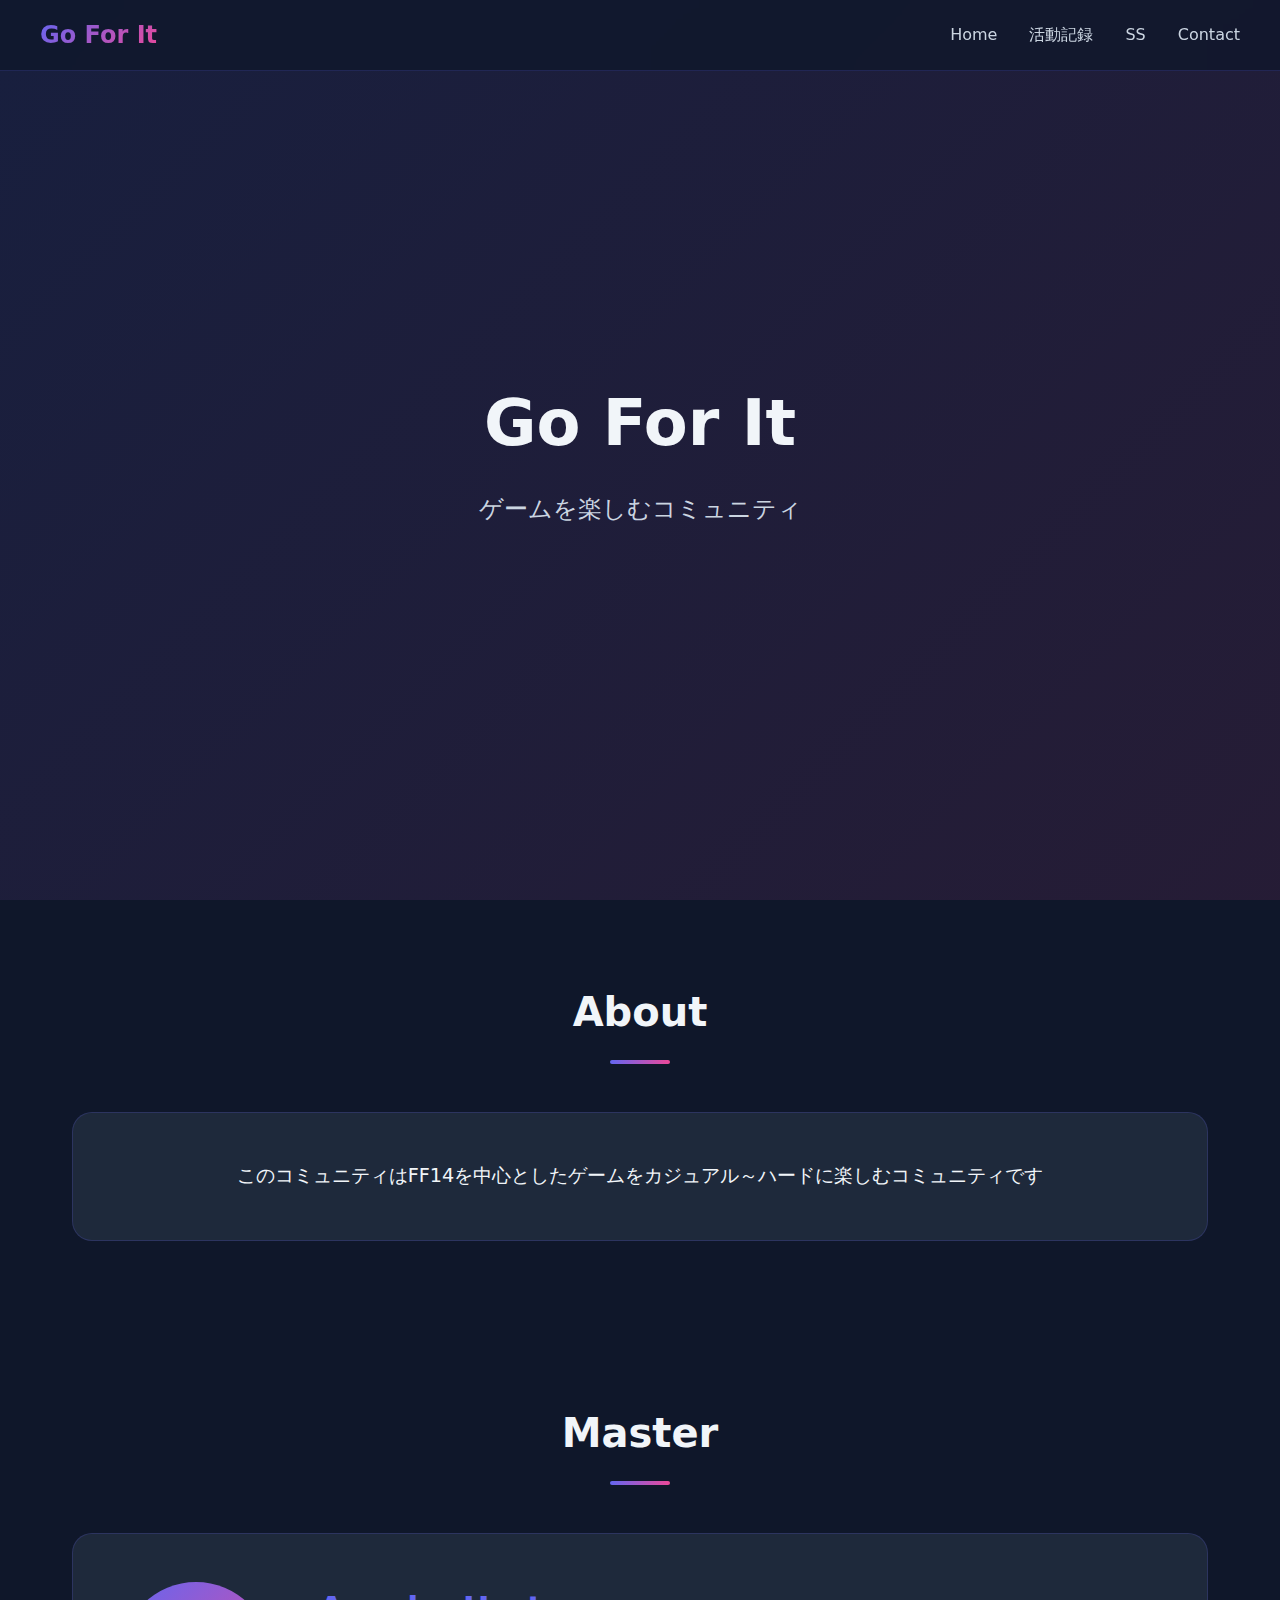
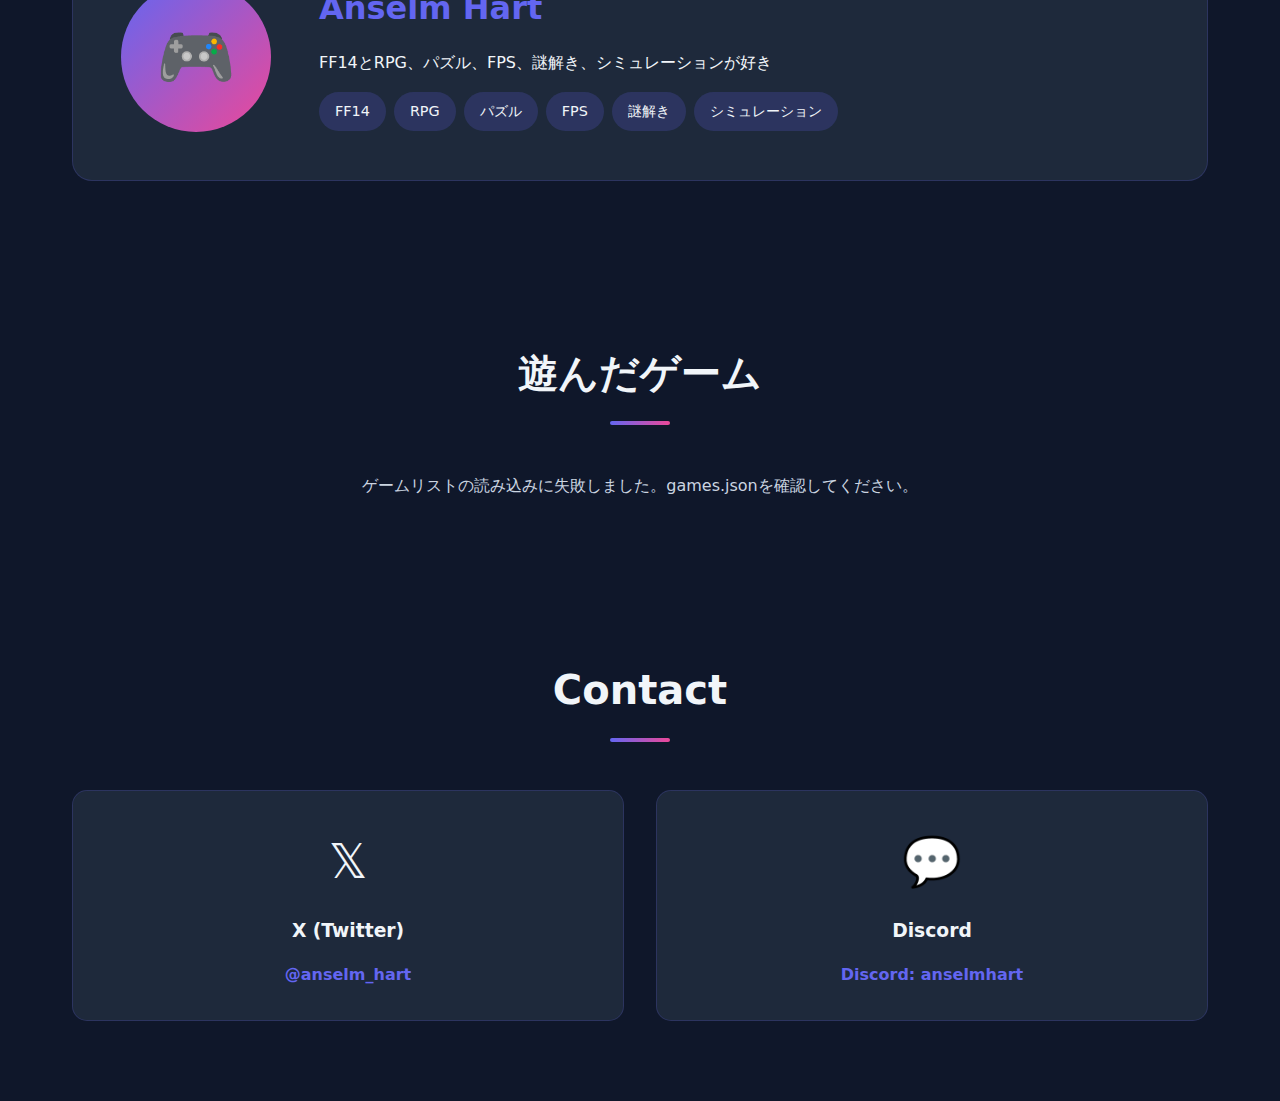
<file: index.html>
<!DOCTYPE html>
<html lang="ja">
<head>
    <meta charset="UTF-8">
    <meta name="viewport" content="width=device-width, initial-scale=1.0">
    <title>Go For It - ゲームコミュニティ</title>
    <link rel="stylesheet" href="styles.css">
</head>
<body>
    <header class="header">
        <nav class="nav">
            <div class="logo">Go For It</div>
            <ul class="nav-links">
                <li><a href="index.html">Home</a></li>
                <li><a href="blog.html">活動記録</a></li>
                <li><a href="screenshots.html">SS</a></li>
                <li><a href="#contact">Contact</a></li>
            </ul>
        </nav>
    </header>

    <section class="hero">
        <div class="hero-content">
            <h1>Go For It</h1>
            <p>ゲームを楽しむコミュニティ</p>
        </div>
    </section>

    <section id="about" class="section">
        <h2 class="section-title">About</h2>
        <div class="about-content">
            このコミュニティはFF14を中心としたゲームをカジュアル～ハードに楽しむコミュニティです
        </div>
    </section>

    <section id="master" class="section">
        <h2 class="section-title">Master</h2>
        <div class="master-card">
            <div class="master-avatar">🎮</div>
            <div class="master-info">
                <h3>Anselm Hart</h3>
                <p>FF14とRPG、パズル、FPS、謎解き、シミュレーションが好き</p>
                <div class="master-interests">
                    <span class="interest-tag">FF14</span>
                    <span class="interest-tag">RPG</span>
                    <span class="interest-tag">パズル</span>
                    <span class="interest-tag">FPS</span>
                    <span class="interest-tag">謎解き</span>
                    <span class="interest-tag">シミュレーション</span>
                </div>
            </div>
        </div>
    </section>

    <section id="games" class="section">
        <h2 class="section-title">遊んだゲーム</h2>
        <div class="games-grid" id="gamesGrid"></div>
    </section>

    <section id="contact" class="section">
        <h2 class="section-title">Contact</h2>
        <div class="contact-grid">
            <div class="contact-card">
                <div class="contact-icon">𝕏</div>
                <h3>X (Twitter)</h3>
                <a href="https://x.com/anselm_hart" class="contact-link" target="_blank">@anselm_hart</a>
            </div>
            <div class="contact-card">
                <div class="contact-icon">💬</div>
                <h3>Discord</h3>
                <a href="" class="contact-link" target="_blank">Discord: anselmhart</a>
            </div>
        </div>
    </section>

    <script src="main.js"></script>
</body>
</html>
</file>
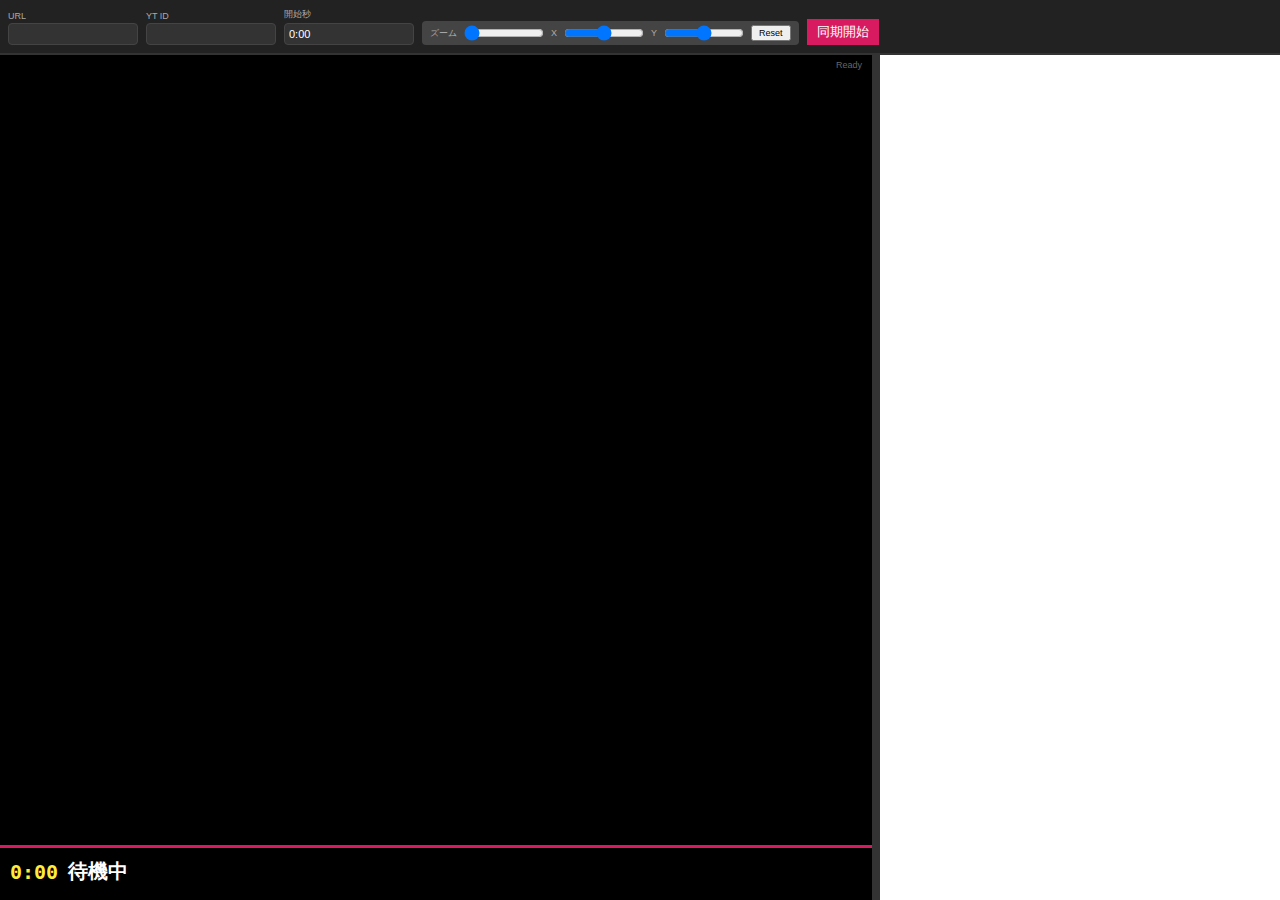
<file: movieviewer.html>
<!DOCTYPE html>
<html lang="ja">
<head>
    <script async src="https://pagead2.googlesyndication.com/pagead/js/adsbygoogle.js?client=ca-pub-6557224818632411"
     crossorigin="anonymous"></script>
    <meta charset="UTF-8">
    <title>攻略同期ツール：ズーム機能付き</title>
    <style>
        body { display: flex; flex-direction: column; height: 100vh; margin: 0; font-family: sans-serif; background: #121212; color: #fff; overflow: hidden; }
        #header { padding: 8px; background: #222; display: flex; gap: 8px; border-bottom: 2px solid #333; align-items: flex-end; flex-wrap: wrap; }
        .input-group { display: flex; flex-direction: column; gap: 2px; }
        label { font-size: 9px; color: #aaa; }
        input[type="text"] { padding: 4px; border-radius: 4px; border: 1px solid #444; background: #333; color: #fff; width: 120px; font-size: 11px; }
        
        /* ズームコントロール */
        .zoom-ctrl { display: flex; align-items: center; gap: 5px; background: #444; padding: 2px 8px; border-radius: 4px; font-size: 11px; }
        input[type="range"] { width: 80px; cursor: pointer; }

        #main-container { display: flex; flex: 1; overflow: hidden; position: relative; }
        
        /* 動画セクション（ここがズームの"窓"になる） */
        #video-viewport { 
            flex: 1; 
            position: relative; 
            background: #000; 
            overflow: hidden; /* はみ出た部分を隠す */
            display: flex;
            flex-direction: column;
        }

        /* YouTubeプレイヤー自体を動かす */
        #player-container {
            position: absolute;
            top: 0; left: 0;
            width: 100%; height: 100%;
            transform-origin: 0 0; /* 左上を起点に拡大 */
        }

        #resizer { width: 8px; cursor: col-resize; background: #333; z-index: 10; }
        #sheet-section { width: 400px; background: #fff; }
        iframe { width: 100%; height: 100%; border: none; }

        /* 同期通知エリア（動画の上に浮かせる） */
        #sync-overlay { 
            position: absolute; bottom: 0; left: 0; right: 0;
            background: rgba(0, 0, 0, 0.85); padding: 10px; 
            border-top: 3px solid #d81b60; z-index: 5;
        }
        .time-badge { color: #ffeb3b; font-family: monospace; font-size: 20px; font-weight: bold; }
        .gimmick-title { font-size: 20px; font-weight: bold; margin-left: 10px; }
        .switch-yellow { color: #ffeb3b !important; }
        
        #skill-display { display: flex; gap: 5px; margin-top: 5px; overflow-x: auto; }
        .job-card { background: #333; padding: 3px; border-radius: 4px; text-align: center; min-width: 45px; }
        .job-name { font-size: 8px; color: #4fc3f7; display: block; }
        .skill-icon { width: 28px; height: 28px; }

        #status { font-size: 9px; color: #666; position: absolute; top: 5px; right: 10px; }
    </style>
</head>
<body>

<div id="header">
    <div class="input-group"><label>URL</label><input type="text" id="sheetUrl"></div>
    <div class="input-group"><label>YT ID</label><input type="text" id="videoId"></div>
    <div class="input-group"><label>開始秒</label><input type="text" id="startTimeInput" value="0:00"></div>
    
    <div class="zoom-ctrl">
        <label>ズーム</label>
        <input type="range" id="zoomRange" min="1" max="4" step="0.1" value="1" oninput="updateZoom()">
        <label>X</label>
        <input type="range" id="posX" min="-200" max="200" step="1" value="0" oninput="updateZoom()">
        <label>Y</label>
        <input type="range" id="posY" min="-200" max="200" step="1" value="0" oninput="updateZoom()">
        <button onclick="resetZoom()" style="font-size:9px;">Reset</button>
    </div>
    
    <button onclick="initApp()" style="background:#d81b60; color:#fff; border:none; padding:4px 10px; cursor:pointer;">同期開始</button>
</div>

<div id="main-container">
    <div id="video-viewport">
        <div id="player-container">
            <div id="player"></div>
        </div>

        <div id="sync-overlay">
            <div style="display:flex; align-items:center;">
                <span id="time-text" class="time-badge">0:00</span>
                <span id="gimmick-text" class="gimmick-title">待機中</span>
            </div>
            <div id="skill-display"></div>
        </div>
        <div id="status">Ready</div>
    </div>

    <div id="resizer"></div>
    <div id="sheet-section"><iframe id="sheetFrame"></iframe></div>
</div>

<script>
    let player, offsetSec = 0, timer, timeline = [], jobs = [], icons = [];

    // ズーム更新処理
    function updateZoom() {
        const zoom = document.getElementById('zoomRange').value;
        const x = document.getElementById('posX').value;
        const y = document.getElementById('posY').value;
        const container = document.getElementById('player-container');
        
        // CSSのtransformで拡大と移動を制御
        container.style.transform = `scale(${zoom}) translate(${x}%, ${y}%)`;
    }

    function resetZoom() {
        document.getElementById('zoomRange').value = 1;
        document.getElementById('posX').value = 0;
        document.getElementById('posY').value = 0;
        updateZoom();
    }

    // --- 以下、以前の同期ロジックを統合 ---
    const resizer = document.getElementById('resizer'), sheetSide = document.getElementById('sheet-section');
    let dragging = false;
    resizer.addEventListener('mousedown', () => dragging = true);
    window.addEventListener('mousemove', (e) => { if(dragging) sheetSide.style.width = (window.innerWidth - e.clientX) + 'px'; });
    window.addEventListener('mouseup', () => dragging = false);

    function onYouTubeIframeAPIReady() {
        player = new YT.Player('player', { height: '100%', width: '100%', videoId: '', 
            playerVars: { 'rel': 0, 'modestbranding': 1 },
            events: { 'onStateChange': (e) => { if(e.data == 1) startLoop(); else clearInterval(timer); } } 
        });
    }

    async function initApp() {
        const url = document.getElementById('sheetUrl').value.trim();
        const vid = document.getElementById('videoId').value.trim();
        if(!url || !vid) return;
        document.getElementById('sheetFrame').src = url;
        player.loadVideoById(vid);
        offsetSec = parseTime(document.getElementById('startTimeInput').value);

        const id = url.match(/\/d\/([^\/]+)/)[1];
        const gid = (url.match(/gid=([0-9]+)/) || [null, "0"])[1];
        const csvUrl = `https://docs.google.com/spreadsheets/d/${id}/export?format=csv&gid=${gid}`;

        try {
            const res = await fetch(csvUrl);
            const text = await res.text();
            const rows = text.split(/\r?\n/).map(r => r.split(/,(?=(?:(?:[^"]*"){2})*[^"]*$)/));
            jobs = rows[24]; icons = rows[25];
            timeline = [];
            for (let i = 30; i < rows.length; i++) {
                const cols = rows[i];
                const sec = parseTime(cols[3]);
                if (sec === null || sec < 0) continue;
                let active = [];
                for (let j = 10; j <= 135; j++) {
                    if (cols[j]?.trim().toUpperCase() === "TRUE") {
                        active.push({ job: jobs[j], icon: icons[j]?.replace(/"/g, "") });
                    }
                }
                timeline.push({ sec, phase: cols[1], gimmick: cols[4], skills: active });
            }
            document.getElementById('status').innerText = "Sync Active";
        } catch (e) { alert("Load Error"); }
    }

    function parseTime(s) {
        if(!s || !s.includes(':')) return null;
        const p = s.trim().split(':').map(Number);
        return p.length === 2 ? p[0]*60+p[1] : p[0]*3600+p[1]*60+p[2];
    }

    function startLoop() {
        if(timer) clearInterval(timer);
        timer = setInterval(() => {
            const time = player.getCurrentTime() - offsetSec;
            const m = Math.floor(Math.max(0,time)/60), s = Math.floor(Math.max(0,time)%60);
            document.getElementById('time-text').innerText = `${m}:${s.toString().padStart(2,'0')}`;
            let cur = null;
            for(let item of timeline) { if(time >= item.sec) cur = item; else break; }
            if(cur) {
                const gEl = document.getElementById('gimmick-text');
                gEl.innerText = cur.gimmick;
                gEl.className = cur.gimmick.includes("スイッチ") ? "gimmick-title switch-yellow" : "gimmick-title";
                document.getElementById('skill-display').innerHTML = cur.skills.map(sk => `
                    <div class="job-card">
                        <span class="job-name">${sk.job || ''}</span>
                        <img src="${sk.icon}" class="skill-icon" onerror="this.style.display='none'">
                    </div>
                `).join('');
            }
        }, 400);
    }
</script>
</body>
</html>
</file>
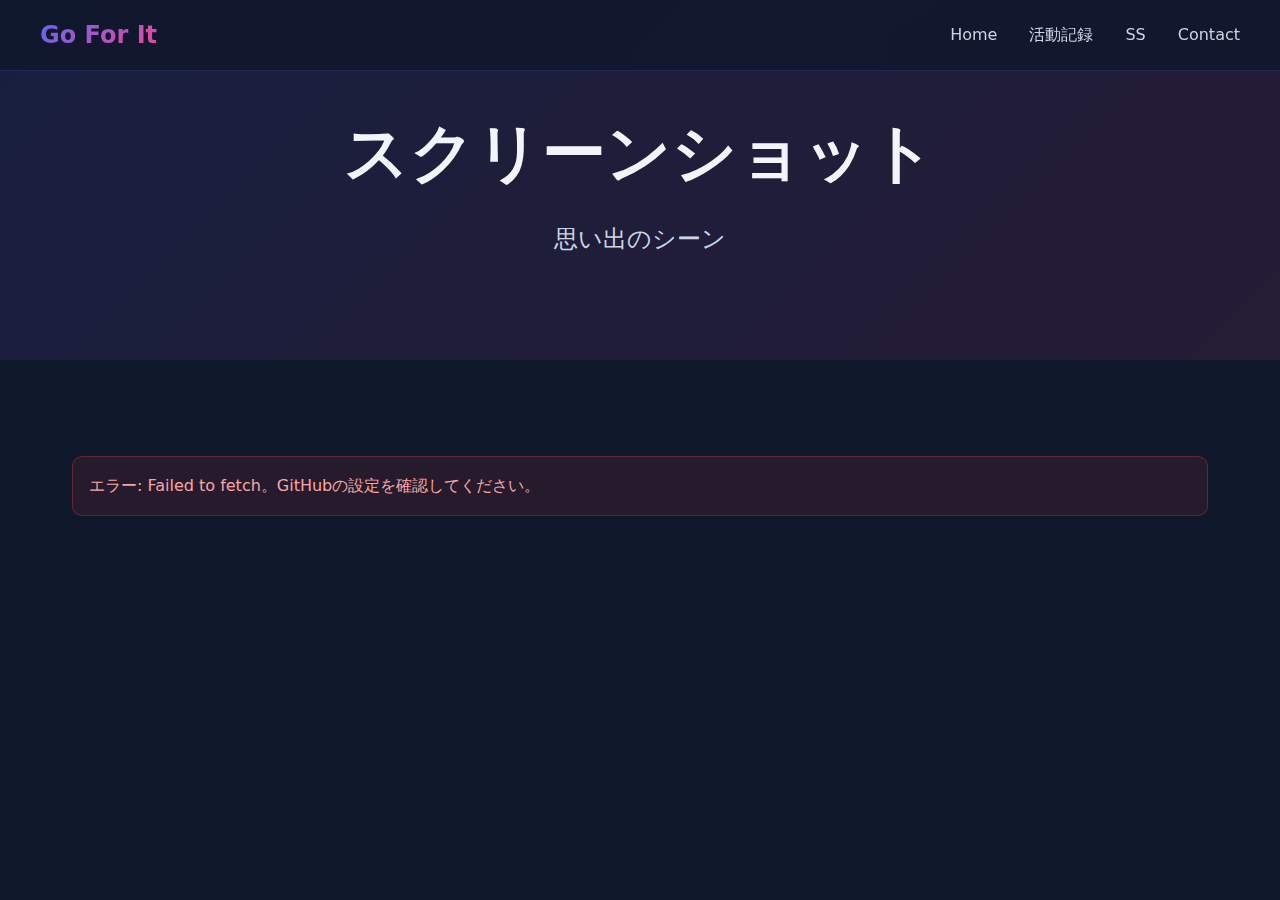
<file: screenshots.html>
<!DOCTYPE html>
<html lang="ja">
<head>
    <script async src="https://pagead2.googlesyndication.com/pagead/js/adsbygoogle.js?client=ca-pub-6557224818632411"
     crossorigin="anonymous"></script>
    <meta charset="UTF-8">
    <meta name="viewport" content="width=device-width, initial-scale=1.0">
    <title>スクリーンショット - Go For It</title>
    <link rel="stylesheet" href="styles.css">
</head>
<body>
    <header class="header">
        <nav class="nav">
            <div class="logo">Go For It</div>
            <ul class="nav-links">
                <li><a href="index.html">Home</a></li>
                <li><a href="blog.html">活動記録</a></li>
                <li><a href="screenshots.html">SS</a></li>
                <li><a href="index.html#contact">Contact</a></li>
            </ul>
        </nav>
    </header>

    <section class="hero" style="height: 40vh;">
        <div class="hero-content">
            <h1>スクリーンショット</h1>
            <p>思い出のシーン</p>
        </div>
    </section>

    <section class="section">
        <div id="loading" class="loading">読み込み中...</div>
        <div id="error" class="error" style="display: none;"></div>
        <div class="screenshots-grid" id="screenshotsGrid"></div>
    </section>

    <!-- モーダル -->
    <div id="modal" style="display: none; position: fixed; top: 0; left: 0; width: 100%; height: 100%; background: rgba(0,0,0,0.9); z-index: 1000; cursor: pointer;" onclick="closeModal()">
        <img id="modalImg" style="max-width: 90%; max-height: 90%; position: absolute; top: 50%; left: 50%; transform: translate(-50%, -50%);">
    </div>

    <script src="screenshots.js"></script>
</body>
</html>
</file>
<file: styles.css>
* {
    margin: 0;
    padding: 0;
    box-sizing: border-box;
}

:root {
    --primary: #6366f1;
    --primary-dark: #4f46e5;
    --accent: #ec4899;
    --bg: #0f172a;
    --bg-secondary: #1e293b;
    --text: #f1f5f9;
    --text-secondary: #cbd5e1;
}

body {
    font-family: 'Segoe UI', system-ui, sans-serif;
    background: var(--bg);
    color: var(--text);
    line-height: 1.6;
}

.header {
    position: fixed;
    top: 0;
    width: 100%;
    background: rgba(15, 23, 42, 0.8);
    backdrop-filter: blur(10px);
    border-bottom: 1px solid rgba(99, 102, 241, 0.2);
    z-index: 100;
    padding: 1rem 2rem;
}

.nav {
    max-width: 1200px;
    margin: 0 auto;
    display: flex;
    justify-content: space-between;
    align-items: center;
}

.logo {
    font-size: 1.5rem;
    font-weight: bold;
    background: linear-gradient(135deg, var(--primary), var(--accent));
    -webkit-background-clip: text;
    -webkit-text-fill-color: transparent;
    background-clip: text;
}

.nav-links {
    display: flex;
    gap: 2rem;
    list-style: none;
}

.nav-links a {
    color: var(--text-secondary);
    text-decoration: none;
    transition: color 0.3s;
}

.nav-links a:hover {
    color: var(--primary);
}

.hero {
    height: 100vh;
    display: flex;
    align-items: center;
    justify-content: center;
    background: linear-gradient(135deg, rgba(99, 102, 241, 0.1), rgba(236, 72, 153, 0.1));
    position: relative;
    overflow: hidden;
}

.hero-content {
    text-align: center;
    z-index: 2;
    padding: 2rem;
}

.hero h1 {
    font-size: 4rem;
    margin-bottom: 1rem;
    animation: fadeInUp 0.8s ease;
}

.hero p {
    font-size: 1.5rem;
    color: var(--text-secondary);
    animation: fadeInUp 0.8s ease 0.2s both;
}

@keyframes fadeInUp {
    from {
        opacity: 0;
        transform: translateY(30px);
    }
    to {
        opacity: 1;
        transform: translateY(0);
    }
}

.section {
    max-width: 1200px;
    margin: 0 auto;
    padding: 5rem 2rem;
}

.section-title {
    font-size: 2.5rem;
    margin-bottom: 3rem;
    text-align: center;
    position: relative;
}

.section-title::after {
    content: '';
    display: block;
    width: 60px;
    height: 4px;
    background: linear-gradient(90deg, var(--primary), var(--accent));
    margin: 1rem auto;
    border-radius: 2px;
}

.about-content {
    background: var(--bg-secondary);
    padding: 3rem;
    border-radius: 20px;
    border: 1px solid rgba(99, 102, 241, 0.2);
    font-size: 1.2rem;
    text-align: center;
}

.master-card {
    background: var(--bg-secondary);
    padding: 3rem;
    border-radius: 20px;
    border: 1px solid rgba(99, 102, 241, 0.2);
    display: flex;
    align-items: center;
    gap: 3rem;
}

.master-avatar {
    width: 150px;
    height: 150px;
    border-radius: 50%;
    background: linear-gradient(135deg, var(--primary), var(--accent));
    display: flex;
    align-items: center;
    justify-content: center;
    font-size: 4rem;
    flex-shrink: 0;
}

.master-info h3 {
    font-size: 2rem;
    margin-bottom: 1rem;
    color: var(--primary);
}

.master-interests {
    display: flex;
    flex-wrap: wrap;
    gap: 0.5rem;
    margin-top: 1rem;
}

.interest-tag {
    background: rgba(99, 102, 241, 0.2);
    padding: 0.5rem 1rem;
    border-radius: 20px;
    font-size: 0.9rem;
}

.blog-posts {
    display: grid;
    gap: 2rem;
}

.blog-post {
    background: var(--bg-secondary);
    padding: 2rem;
    border-radius: 15px;
    border: 1px solid rgba(99, 102, 241, 0.2);
    transition: transform 0.3s, border-color 0.3s;
}

.blog-post:hover {
    transform: translateY(-5px);
    border-color: var(--primary);
}

.blog-post h3 {
    color: var(--primary);
    margin-bottom: 1rem;
}

.blog-date {
    color: var(--text-secondary);
    font-size: 0.9rem;
    margin-bottom: 1rem;
}

.games-grid {
    display: grid;
    grid-template-columns: repeat(auto-fill, minmax(280px, 1fr));
    gap: 2rem;
}

.game-card {
    background: var(--bg-secondary);
    border-radius: 15px;
    overflow: hidden;
    border: 1px solid rgba(99, 102, 241, 0.2);
    transition: transform 0.3s, box-shadow 0.3s;
    cursor: pointer;
}

.game-card:hover {
    transform: translateY(-10px);
    box-shadow: 0 10px 30px rgba(99, 102, 241, 0.3);
}

.game-image {
    width: 100%;
    height: 200px;
    background: linear-gradient(135deg, var(--primary), var(--accent));
    display: flex;
    align-items: center;
    justify-content: center;
    font-size: 3rem;
}

.game-info {
    padding: 1.5rem;
}

.game-info h3 {
    margin-bottom: 0.5rem;
}

.game-info p {
    color: var(--text-secondary);
    font-size: 0.9rem;
}

.screenshots-grid {
    display: grid;
    grid-template-columns: repeat(auto-fill, minmax(300px, 1fr));
    gap: 1.5rem;
}

.screenshot {
    aspect-ratio: 16/9;
    background: var(--bg-secondary);
    border-radius: 10px;
    overflow: hidden;
    border: 1px solid rgba(99, 102, 241, 0.2);
    cursor: pointer;
    transition: transform 0.3s;
    position: relative;
}

.screenshot:hover {
    transform: scale(1.05);
}

.screenshot img {
    width: 100%;
    height: 100%;
    object-fit: cover;
}

.screenshot-caption {
    position: absolute;
    bottom: 0;
    left: 0;
    right: 0;
    background: rgba(15, 23, 42, 0.8);
    backdrop-filter: blur(10px);
    padding: 1rem;
    color: var(--text);
    font-size: 0.9rem;
}

.contact-grid {
    display: grid;
    grid-template-columns: repeat(auto-fit, minmax(250px, 1fr));
    gap: 2rem;
}

.contact-card {
    background: var(--bg-secondary);
    padding: 2rem;
    border-radius: 15px;
    border: 1px solid rgba(99, 102, 241, 0.2);
    text-align: center;
    transition: transform 0.3s;
}

.contact-card:hover {
    transform: translateY(-5px);
    border-color: var(--primary);
}

.contact-icon {
    font-size: 3rem;
    margin-bottom: 1rem;
}

.contact-card h3 {
    margin-bottom: 1rem;
}

.contact-link {
    color: var(--primary);
    text-decoration: none;
    font-weight: bold;
}

.contact-link:hover {
    color: var(--accent);
}

.admin-section {
    background: var(--bg-secondary);
    padding: 2rem;
    border-radius: 15px;
    border: 1px solid rgba(99, 102, 241, 0.2);
    margin-top: 3rem;
}

.admin-section h3 {
    margin-bottom: 1rem;
}

textarea, input {
    width: 100%;
    padding: 1rem;
    background: var(--bg);
    border: 1px solid rgba(99, 102, 241, 0.2);
    border-radius: 10px;
    color: var(--text);
    font-family: inherit;
    margin-bottom: 1rem;
}

button {
    background: linear-gradient(135deg, var(--primary), var(--accent));
    color: white;
    border: none;
    padding: 1rem 2rem;
    border-radius: 10px;
    font-size: 1rem;
    cursor: pointer;
    transition: transform 0.2s;
}

button:hover {
    transform: scale(1.05);
}

.loading {
    text-align: center;
    padding: 3rem;
    color: var(--text-secondary);
}

.error {
    background: rgba(239, 68, 68, 0.1);
    border: 1px solid rgba(239, 68, 68, 0.3);
    padding: 1rem;
    border-radius: 10px;
    color: #fca5a5;
    margin: 1rem 0;
}

@media (max-width: 768px) {
    .hero h1 {
        font-size: 2.5rem;
    }

    .hero p {
        font-size: 1.2rem;
    }

    .master-card {
        flex-direction: column;
        text-align: center;
    }

    .nav-links {
        gap: 1rem;
        font-size: 0.9rem;
    }

    .section {
        padding: 3rem 1rem;
    }
}
</file>
